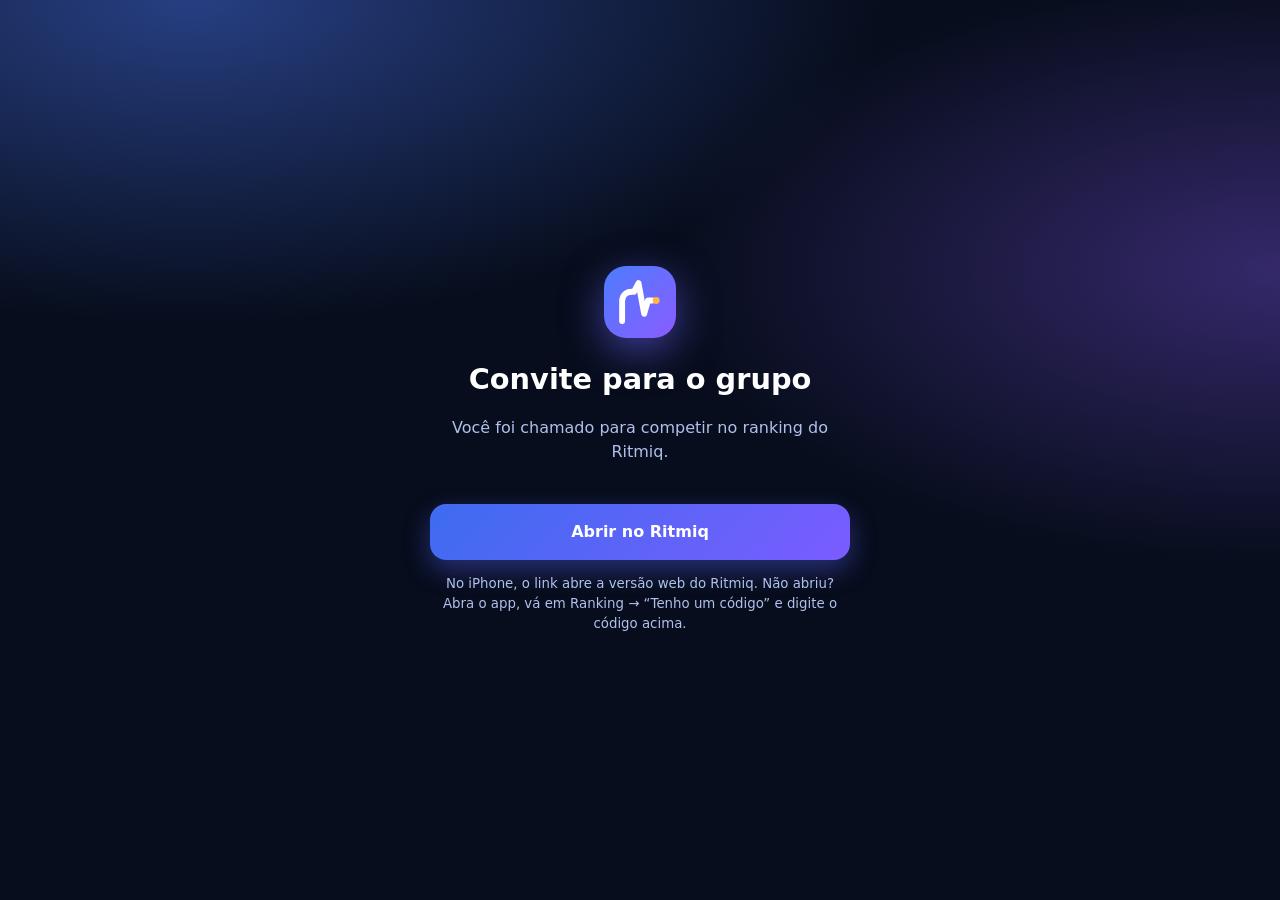
<file: entrar.html>
<!doctype html>
<html lang="pt-BR">
<head>
<meta charset="utf-8">
<meta name="viewport" content="width=device-width,initial-scale=1">
<title>Entrar no grupo · Ritmiq</title>
<meta name="robots" content="noindex">
<style>
  :root{--bg:#070D1C;--fg:#fff;--muted:#AFC0EC}
  body{margin:0;min-height:100vh;display:flex;align-items:center;justify-content:center;background:radial-gradient(90% 60% at 15% 0%,rgba(77,124,255,.45),transparent 60%),radial-gradient(80% 55% at 100% 30%,rgba(138,92,255,.35),transparent 60%),var(--bg);color:var(--fg);font:16px/1.5 system-ui,-apple-system,"Segoe UI",Roboto,sans-serif}
  main{width:100%;max-width:420px;padding:24px 16px;text-align:center;display:flex;flex-direction:column;align-items:center;gap:14px}
  .logo{width:72px;height:72px;border-radius:22px;background:linear-gradient(135deg,#4D7CFF,#8A5CFF);display:grid;place-items:center;font-weight:800;font-size:2.4rem;box-shadow:0 12px 40px rgba(110,100,255,.55)}
  h1{margin:6px 0 0;font-size:1.8rem}p{margin:0;color:var(--muted)}
  .code{display:flex;gap:6px;justify-content:center;margin:6px 0}
  .code span{width:42px;height:52px;border-radius:12px;display:grid;place-items:center;font-size:1.5rem;font-weight:800;background:rgba(255,255,255,.08);border:1px solid rgba(255,255,255,.18)}
  a.btn{display:block;width:100%;box-sizing:border-box;padding:16px;border-radius:16px;font-weight:800;text-decoration:none;color:#fff;background:linear-gradient(135deg,#3D6CF0,#7B5CFF);box-shadow:0 10px 26px rgba(90,100,255,.4)}
  small{color:var(--muted)}
</style>
</head>
<body>
<main>
  <div class="logo"><svg viewBox="96 60 360 360" style="width:64%;height:64%;display:block" aria-hidden="true"><path d="M136 388V234c0-46 30-74 76-74h16l36-68 44 240 30-104h34" fill="none" stroke="#fff" stroke-width="46" stroke-linecap="round" stroke-linejoin="round"/><circle cx="402" cy="228" r="27" fill="#FFB547"/></svg></div>
  <h1>Convite para o grupo</h1>
  <p>Você foi chamado para competir no ranking do Ritmiq.</p>
  <div class="code" id="code"></div>
  <a class="btn" id="open" href="#">Abrir no Ritmiq</a>
  <small>No iPhone, o link abre a versão web do Ritmiq. Não abriu? Abra o app, vá em Ranking → “Tenho um código” e digite o código acima.</small>
</main>
<script>
  // só aceita código de 6 letras/números; abre o app pelo link com.shaper.app://join
  var c = (new URLSearchParams(location.search).get("c") || "").toUpperCase().replace(/[^A-Z0-9]/g, "").slice(0, 6);
  var box = document.getElementById("code");
  c.split("").forEach(function (ch) { var s = document.createElement("span"); s.textContent = ch; box.appendChild(s); });
  var app = "com.shaper.app://join?c=" + c;
  var intent = "intent://join?c=" + c + "#Intent;scheme=com.shaper.app;package=com.shaper.app;end";
  var btn = document.getElementById("open");
  // Android abre o app instalado; iPhone e computador abrem a versão web do Ritmiq
  btn.href = /Android/i.test(navigator.userAgent) ? intent : "app/?c=" + c;
  if (c.length === 6) setTimeout(function () { location.href = btn.href; }, 400);
</script>
</body>
</html>
</file>
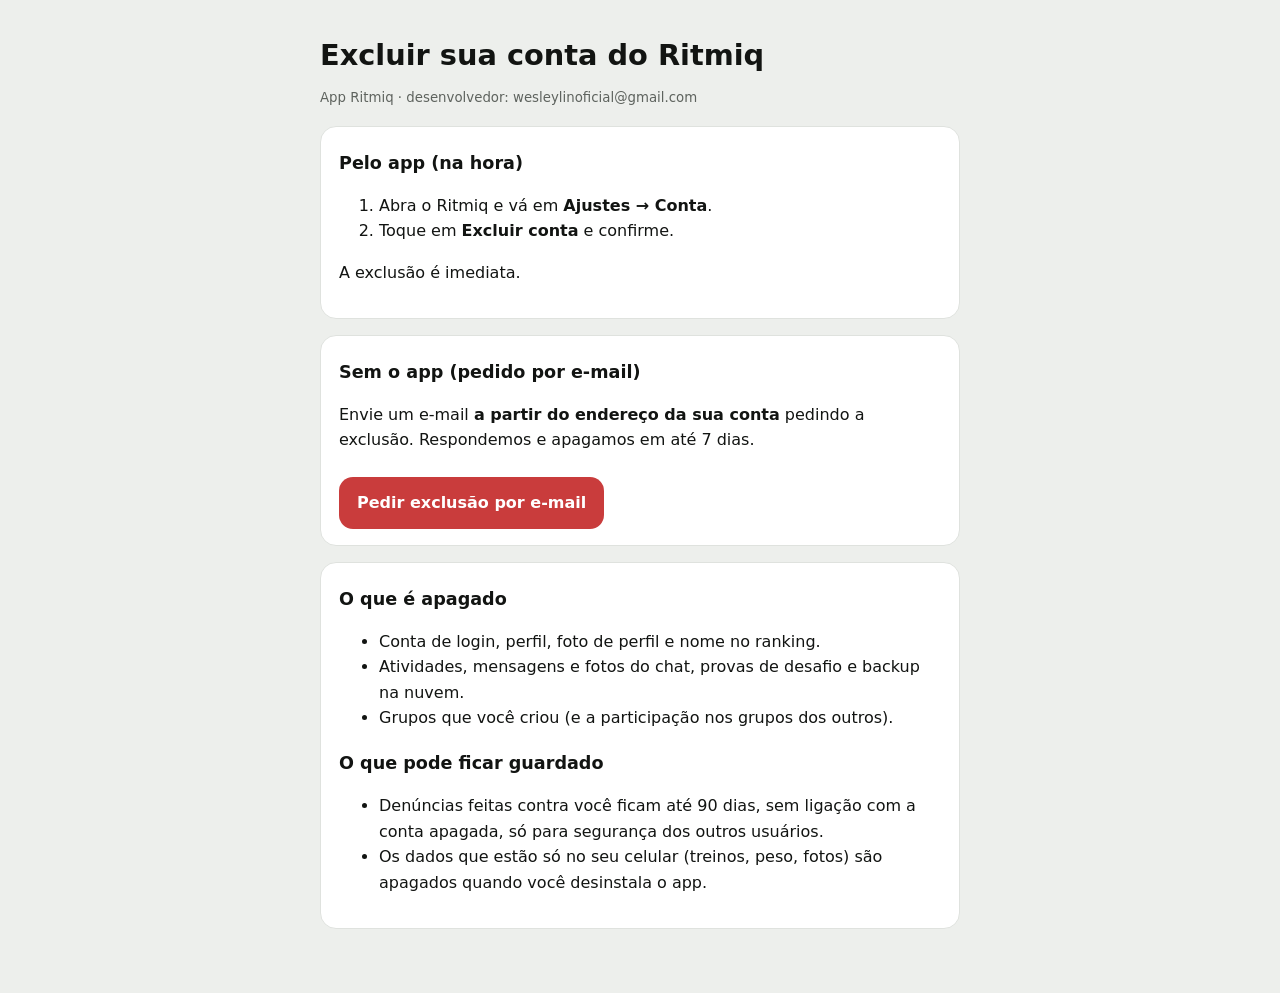
<file: excluir-conta.html>
<!doctype html>
<html lang="pt-BR">
<head>
<meta charset="utf-8">
<meta name="viewport" content="width=device-width,initial-scale=1">
<title>Excluir conta · Ritmiq</title>
<style>
  :root{--bg:#EDEFEC;--fg:#121412;--muted:#5E635E;--card:#fff;--line:#DFE2DE;--accent:#2F6BEA;--danger:#C93C3C}
  @media (prefers-color-scheme: dark){:root{--bg:#121412;--fg:#EDEFEC;--muted:#A3A9A3;--card:#1C1F1D;--line:#2C302D;--accent:#7FA6FF;--danger:#FF8080}}
  body{margin:0;background:var(--bg);color:var(--fg);font:16px/1.6 system-ui,-apple-system,"Segoe UI",Roboto,sans-serif}
  main{max-width:640px;margin:0 auto;padding:32px 16px 64px}
  h1{font-size:1.8rem;margin:0 0 6px}h2{font-size:1.1rem;margin:18px 0 6px}
  section{background:var(--card);border:1px solid var(--line);border-radius:16px;padding:4px 18px 16px;margin-top:16px}
  a.btn{display:inline-block;margin-top:8px;padding:13px 18px;border-radius:14px;background:var(--danger);color:#fff;font-weight:800;text-decoration:none}
  small{color:var(--muted)}a{color:var(--accent);font-weight:600}
</style>
</head>
<body>
<main>
  <h1>Excluir sua conta do Ritmiq</h1>
  <small>App Ritmiq · desenvolvedor: wesleylinoficial@gmail.com</small>

  <section>
    <h2>Pelo app (na hora)</h2>
    <ol>
      <li>Abra o Ritmiq e vá em <b>Ajustes → Conta</b>.</li>
      <li>Toque em <b>Excluir conta</b> e confirme.</li>
    </ol>
    <p>A exclusão é imediata.</p>
  </section>

  <section>
    <h2>Sem o app (pedido por e-mail)</h2>
    <p>Envie um e-mail <b>a partir do endereço da sua conta</b> pedindo a exclusão. Respondemos e apagamos em até 7 dias.</p>
    <a class="btn" href="mailto:wesleylinoficial@gmail.com?subject=Excluir%20minha%20conta%20do%20Shaper&body=Quero%20excluir%20minha%20conta%20do%20Shaper%20e%20todos%20os%20meus%20dados.">Pedir exclusão por e-mail</a>
  </section>

  <section>
    <h2>O que é apagado</h2>
    <ul>
      <li>Conta de login, perfil, foto de perfil e nome no ranking.</li>
      <li>Atividades, mensagens e fotos do chat, provas de desafio e backup na nuvem.</li>
      <li>Grupos que você criou (e a participação nos grupos dos outros).</li>
    </ul>
    <h2>O que pode ficar guardado</h2>
    <ul>
      <li>Denúncias feitas contra você ficam até 90 dias, sem ligação com a conta apagada, só para segurança dos outros usuários.</li>
      <li>Os dados que estão só no seu celular (treinos, peso, fotos) são apagados quando você desinstala o app.</li>
    </ul>
  </section>
</main>
</body>
</html>
</file>
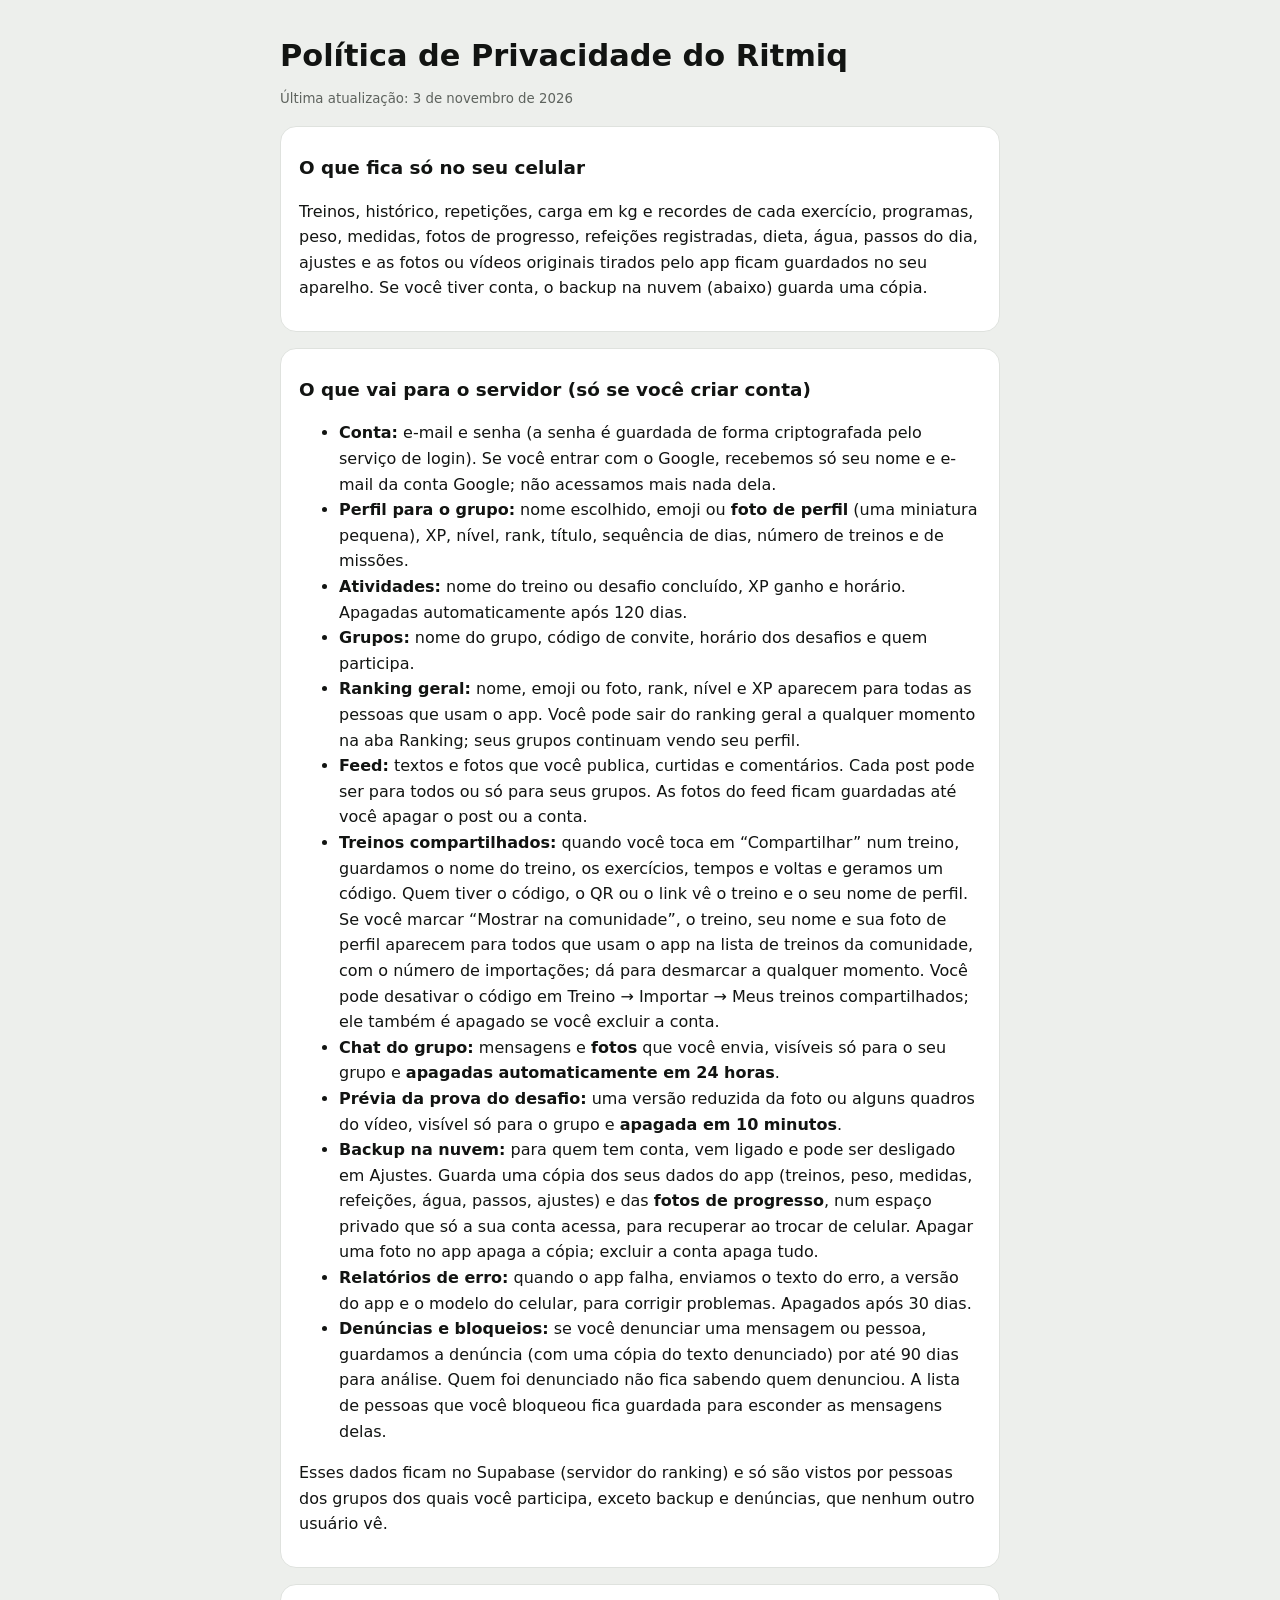
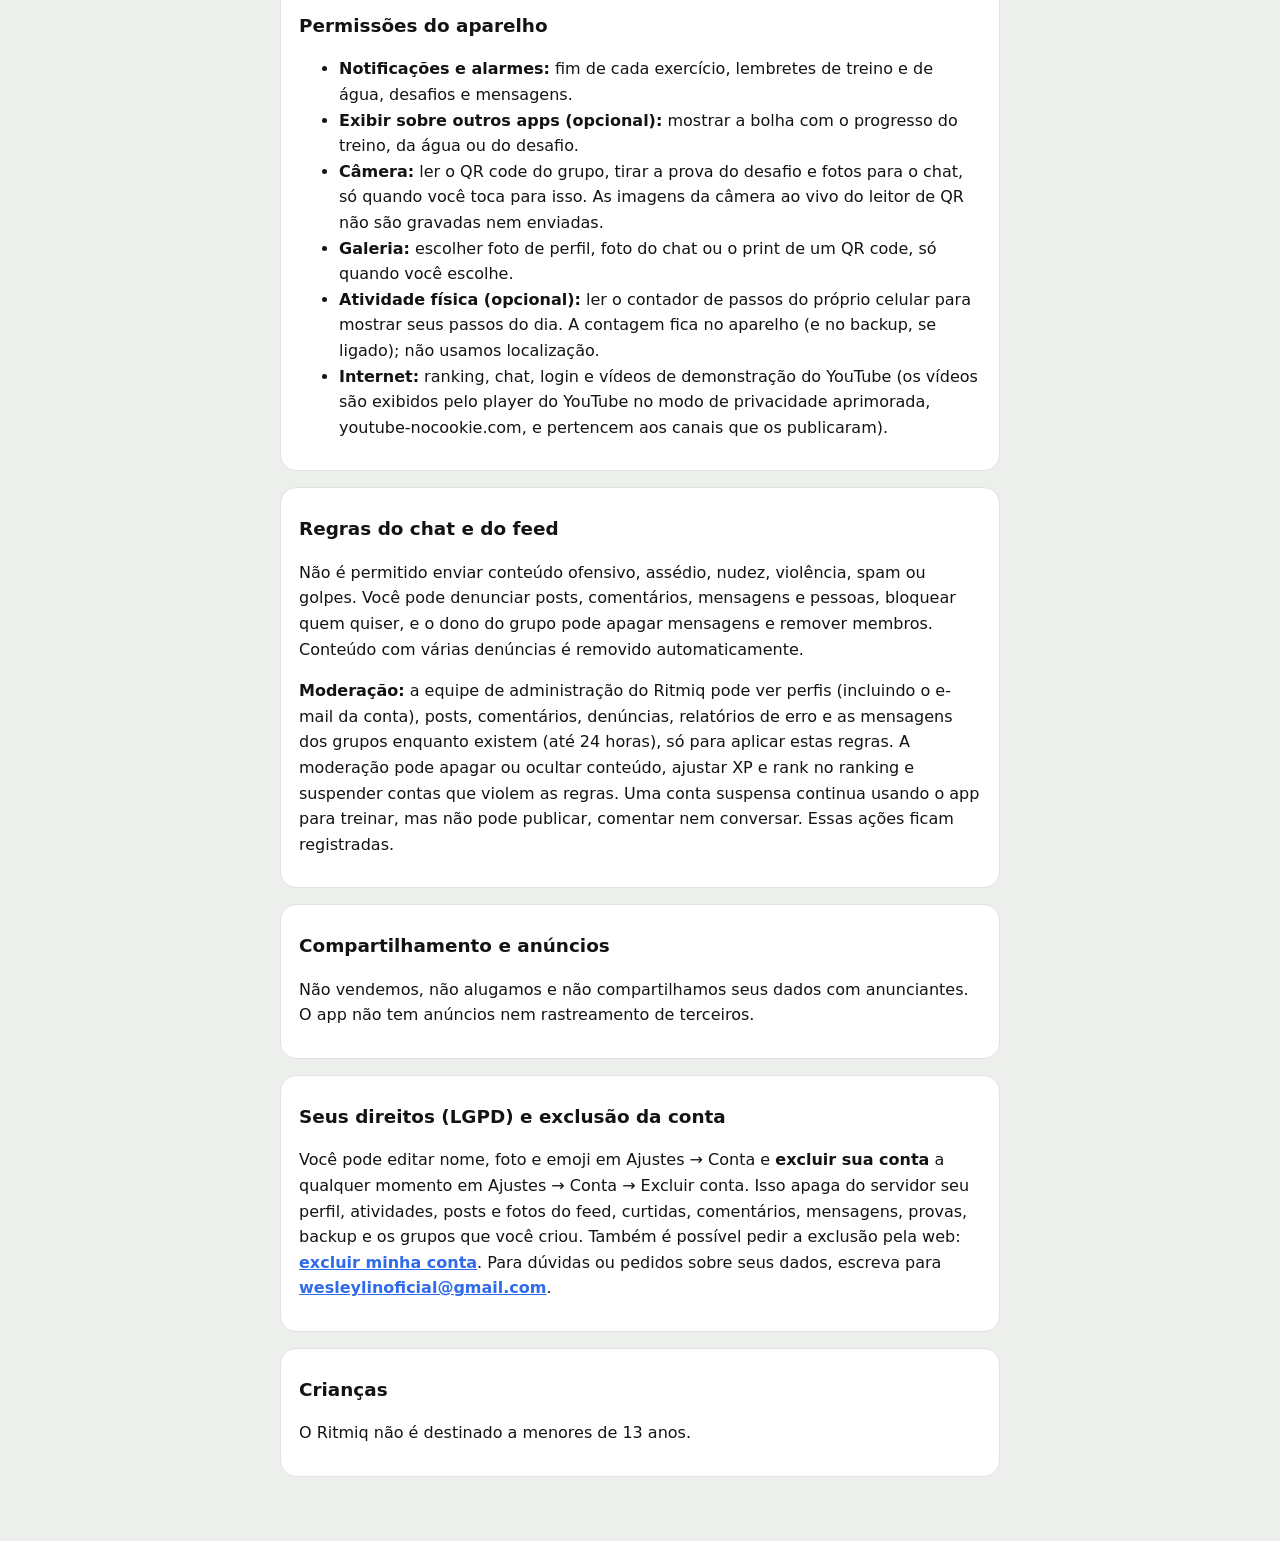
<file: privacidade.html>
<!doctype html>
<html lang="pt-BR">
<head>
<meta charset="utf-8">
<meta name="viewport" content="width=device-width,initial-scale=1">
<title>Ritmiq · Política de Privacidade</title>
<style>
  :root{--bg:#EDEFEC;--fg:#121412;--muted:#5E635E;--card:#fff;--line:#DFE2DE;--accent:#2F6BEA}
  @media (prefers-color-scheme: dark){:root{--bg:#121412;--fg:#EDEFEC;--muted:#A3A9A3;--card:#1C1F1D;--line:#2C302D;--accent:#7FA6FF}}
  body{margin:0;background:var(--bg);color:var(--fg);font:16px/1.6 system-ui,-apple-system,"Segoe UI",Roboto,sans-serif}
  main{max-width:720px;margin:0 auto;padding:32px 16px 64px}
  h1{font-size:1.9rem;margin:0 0 4px}h2{font-size:1.15rem;margin:22px 0 6px}
  p,li{color:var(--fg)}small{color:var(--muted)}a{color:var(--accent);font-weight:600}
  section{background:var(--card);border:1px solid var(--line);border-radius:16px;padding:4px 18px 14px;margin-top:16px}
</style>
</head>
<body>
<main>
  <h1>Política de Privacidade do Ritmiq</h1>
  <small>Última atualização: 3 de novembro de 2026</small>

  <section>
    <h2>O que fica só no seu celular</h2>
    <p>Treinos, histórico, repetições, carga em kg e recordes de cada exercício, programas, peso, medidas, fotos de progresso, refeições registradas, dieta, água, passos do dia, ajustes e as fotos ou vídeos originais tirados pelo app ficam guardados no seu aparelho. Se você tiver conta, o backup na nuvem (abaixo) guarda uma cópia.</p>
  </section>

  <section>
    <h2>O que vai para o servidor (só se você criar conta)</h2>
    <ul>
      <li><b>Conta:</b> e-mail e senha (a senha é guardada de forma criptografada pelo serviço de login). Se você entrar com o Google, recebemos só seu nome e e-mail da conta Google; não acessamos mais nada dela.</li>
      <li><b>Perfil para o grupo:</b> nome escolhido, emoji ou <b>foto de perfil</b> (uma miniatura pequena), XP, nível, rank, título, sequência de dias, número de treinos e de missões.</li>
      <li><b>Atividades:</b> nome do treino ou desafio concluído, XP ganho e horário. Apagadas automaticamente após 120 dias.</li>
      <li><b>Grupos:</b> nome do grupo, código de convite, horário dos desafios e quem participa.</li>
      <li><b>Ranking geral:</b> nome, emoji ou foto, rank, nível e XP aparecem para todas as pessoas que usam o app. Você pode sair do ranking geral a qualquer momento na aba Ranking; seus grupos continuam vendo seu perfil.</li>
      <li><b>Feed:</b> textos e fotos que você publica, curtidas e comentários. Cada post pode ser para todos ou só para seus grupos. As fotos do feed ficam guardadas até você apagar o post ou a conta.</li>
      <li><b>Treinos compartilhados:</b> quando você toca em “Compartilhar” num treino, guardamos o nome do treino, os exercícios, tempos e voltas e geramos um código. Quem tiver o código, o QR ou o link vê o treino e o seu nome de perfil. Se você marcar “Mostrar na comunidade”, o treino, seu nome e sua foto de perfil aparecem para todos que usam o app na lista de treinos da comunidade, com o número de importações; dá para desmarcar a qualquer momento. Você pode desativar o código em Treino → Importar → Meus treinos compartilhados; ele também é apagado se você excluir a conta.</li>
      <li><b>Chat do grupo:</b> mensagens e <b>fotos</b> que você envia, visíveis só para o seu grupo e <b>apagadas automaticamente em 24 horas</b>.</li>
      <li><b>Prévia da prova do desafio:</b> uma versão reduzida da foto ou alguns quadros do vídeo, visível só para o grupo e <b>apagada em 10 minutos</b>.</li>
      <li><b>Backup na nuvem:</b> para quem tem conta, vem ligado e pode ser desligado em Ajustes. Guarda uma cópia dos seus dados do app (treinos, peso, medidas, refeições, água, passos, ajustes) e das <b>fotos de progresso</b>, num espaço privado que só a sua conta acessa, para recuperar ao trocar de celular. Apagar uma foto no app apaga a cópia; excluir a conta apaga tudo.</li>
      <li><b>Relatórios de erro:</b> quando o app falha, enviamos o texto do erro, a versão do app e o modelo do celular, para corrigir problemas. Apagados após 30 dias.</li>
      <li><b>Denúncias e bloqueios:</b> se você denunciar uma mensagem ou pessoa, guardamos a denúncia (com uma cópia do texto denunciado) por até 90 dias para análise. Quem foi denunciado não fica sabendo quem denunciou. A lista de pessoas que você bloqueou fica guardada para esconder as mensagens delas.</li>
    </ul>
    <p>Esses dados ficam no Supabase (servidor do ranking) e só são vistos por pessoas dos grupos dos quais você participa, exceto backup e denúncias, que nenhum outro usuário vê.</p>
  </section>

  <section>
    <h2>Permissões do aparelho</h2>
    <ul>
      <li><b>Notificações e alarmes:</b> fim de cada exercício, lembretes de treino e de água, desafios e mensagens.</li>
      <li><b>Exibir sobre outros apps (opcional):</b> mostrar a bolha com o progresso do treino, da água ou do desafio.</li>
      <li><b>Câmera:</b> ler o QR code do grupo, tirar a prova do desafio e fotos para o chat, só quando você toca para isso. As imagens da câmera ao vivo do leitor de QR não são gravadas nem enviadas.</li>
      <li><b>Galeria:</b> escolher foto de perfil, foto do chat ou o print de um QR code, só quando você escolhe.</li>
      <li><b>Atividade física (opcional):</b> ler o contador de passos do próprio celular para mostrar seus passos do dia. A contagem fica no aparelho (e no backup, se ligado); não usamos localização.</li>
      <li><b>Internet:</b> ranking, chat, login e vídeos de demonstração do YouTube (os vídeos são exibidos pelo player do YouTube no modo de privacidade aprimorada, youtube-nocookie.com, e pertencem aos canais que os publicaram).</li>
    </ul>
  </section>

  <section>
    <h2>Regras do chat e do feed</h2>
    <p>Não é permitido enviar conteúdo ofensivo, assédio, nudez, violência, spam ou golpes. Você pode denunciar posts, comentários, mensagens e pessoas, bloquear quem quiser, e o dono do grupo pode apagar mensagens e remover membros. Conteúdo com várias denúncias é removido automaticamente.</p>
    <p><b>Moderação:</b> a equipe de administração do Ritmiq pode ver perfis (incluindo o e-mail da conta), posts, comentários, denúncias, relatórios de erro e as mensagens dos grupos enquanto existem (até 24 horas), só para aplicar estas regras. A moderação pode apagar ou ocultar conteúdo, ajustar XP e rank no ranking e suspender contas que violem as regras. Uma conta suspensa continua usando o app para treinar, mas não pode publicar, comentar nem conversar. Essas ações ficam registradas.</p>
  </section>

  <section>
    <h2>Compartilhamento e anúncios</h2>
    <p>Não vendemos, não alugamos e não compartilhamos seus dados com anunciantes. O app não tem anúncios nem rastreamento de terceiros.</p>
  </section>

  <section>
    <h2>Seus direitos (LGPD) e exclusão da conta</h2>
    <p>Você pode editar nome, foto e emoji em Ajustes → Conta e <b>excluir sua conta</b> a qualquer momento em Ajustes → Conta → Excluir conta. Isso apaga do servidor seu perfil, atividades, posts e fotos do feed, curtidas, comentários, mensagens, provas, backup e os grupos que você criou. Também é possível pedir a exclusão pela web: <a href="excluir-conta.html">excluir minha conta</a>. Para dúvidas ou pedidos sobre seus dados, escreva para <a href="mailto:wesleylinoficial@gmail.com">wesleylinoficial@gmail.com</a>.</p>
  </section>

  <section>
    <h2>Crianças</h2>
    <p>O Ritmiq não é destinado a menores de 13 anos.</p>
  </section>
</main>
</body>
</html>
</file>
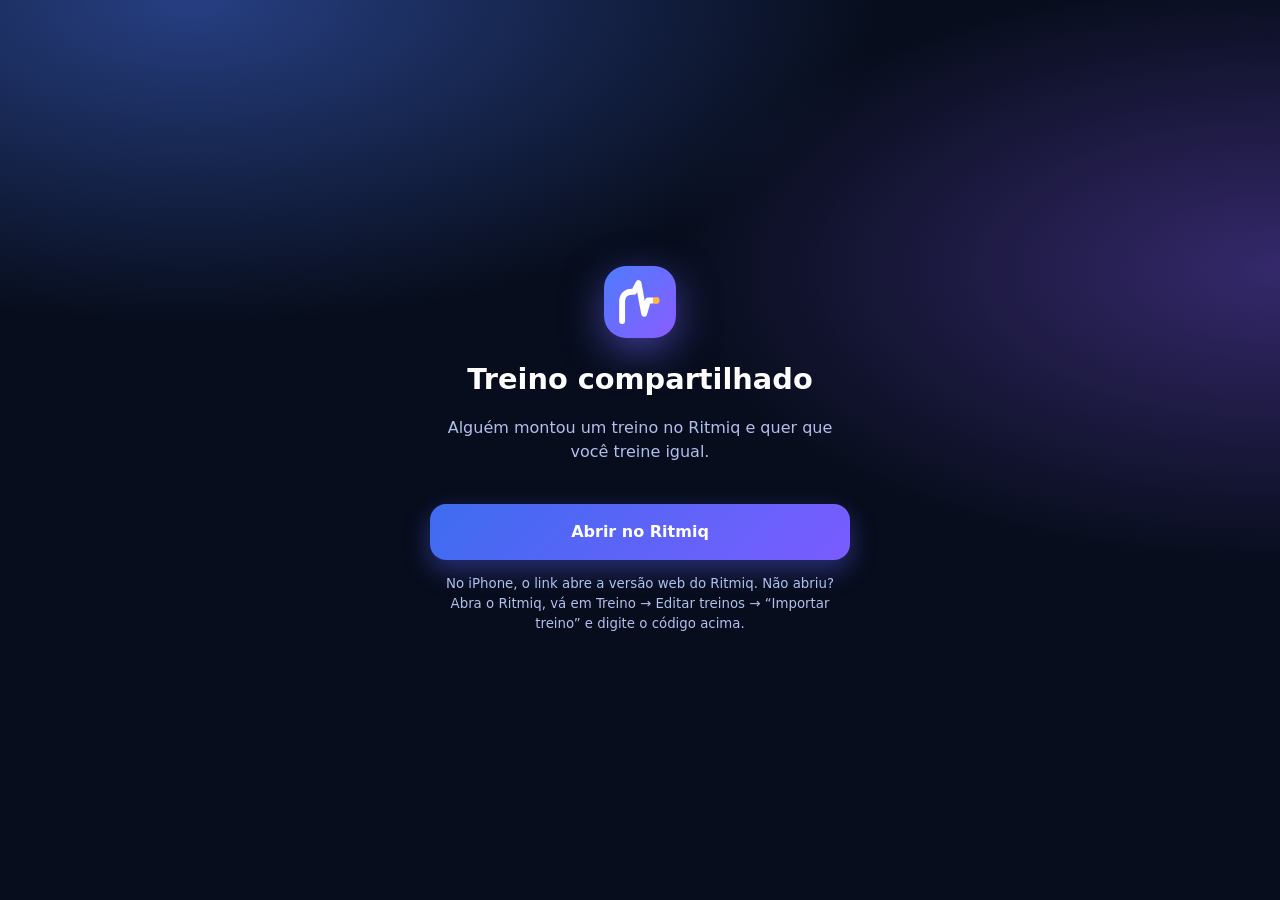
<file: treino.html>
<!doctype html>
<html lang="pt-BR">
<head>
<meta charset="utf-8">
<meta name="viewport" content="width=device-width,initial-scale=1">
<title>Treino compartilhado · Ritmiq</title>
<meta name="robots" content="noindex">
<style>
  :root{--bg:#070D1C;--fg:#fff;--muted:#AFC0EC}
  body{margin:0;min-height:100vh;display:flex;align-items:center;justify-content:center;background:radial-gradient(90% 60% at 15% 0%,rgba(77,124,255,.45),transparent 60%),radial-gradient(80% 55% at 100% 30%,rgba(138,92,255,.35),transparent 60%),var(--bg);color:var(--fg);font:16px/1.5 system-ui,-apple-system,"Segoe UI",Roboto,sans-serif}
  main{width:100%;max-width:420px;padding:24px 16px;text-align:center;display:flex;flex-direction:column;align-items:center;gap:14px}
  .logo{width:72px;height:72px;border-radius:22px;background:linear-gradient(135deg,#4D7CFF,#8A5CFF);display:grid;place-items:center;font-weight:800;font-size:2.4rem;box-shadow:0 12px 40px rgba(110,100,255,.55)}
  h1{margin:6px 0 0;font-size:1.8rem}p{margin:0;color:var(--muted)}
  .code{display:flex;gap:6px;justify-content:center;margin:6px 0}
  .code span{width:42px;height:52px;border-radius:12px;display:grid;place-items:center;font-size:1.5rem;font-weight:800;background:rgba(255,255,255,.08);border:1px solid rgba(255,255,255,.18)}
  a.btn{display:block;width:100%;box-sizing:border-box;padding:16px;border-radius:16px;font-weight:800;text-decoration:none;color:#fff;background:linear-gradient(135deg,#3D6CF0,#7B5CFF);box-shadow:0 10px 26px rgba(90,100,255,.4)}
  small{color:var(--muted)}
</style>
</head>
<body>
<main>
  <div class="logo"><svg viewBox="96 60 360 360" style="width:64%;height:64%;display:block" aria-hidden="true"><path d="M136 388V234c0-46 30-74 76-74h16l36-68 44 240 30-104h34" fill="none" stroke="#fff" stroke-width="46" stroke-linecap="round" stroke-linejoin="round"/><circle cx="402" cy="228" r="27" fill="#FFB547"/></svg></div>
  <h1>Treino compartilhado</h1>
  <p>Alguém montou um treino no Ritmiq e quer que você treine igual.</p>
  <div class="code" id="code"></div>
  <a class="btn" id="open" href="#">Abrir no Ritmiq</a>
  <small>No iPhone, o link abre a versão web do Ritmiq. Não abriu? Abra o Ritmiq, vá em Treino → Editar treinos → “Importar treino” e digite o código acima.</small>
</main>
<script>
  // só aceita código de 6 letras/números; abre o app pelo link com.shaper.app://workout
  var c = (new URLSearchParams(location.search).get("t") || "").toUpperCase().replace(/[^A-Z0-9]/g, "").slice(0, 6);
  var box = document.getElementById("code");
  c.split("").forEach(function (ch) { var s = document.createElement("span"); s.textContent = ch; box.appendChild(s); });
  var app = "com.shaper.app://workout?t=" + c;
  var intent = "intent://workout?t=" + c + "#Intent;scheme=com.shaper.app;package=com.shaper.app;end";
  var btn = document.getElementById("open");
  // Android abre o app instalado; iPhone e computador abrem a versão web do Ritmiq
  btn.href = /Android/i.test(navigator.userAgent) ? intent : "app/?t=" + c;
  if (c.length === 6) setTimeout(function () { location.href = btn.href; }, 400);
</script>
</body>
</html>
</file>
